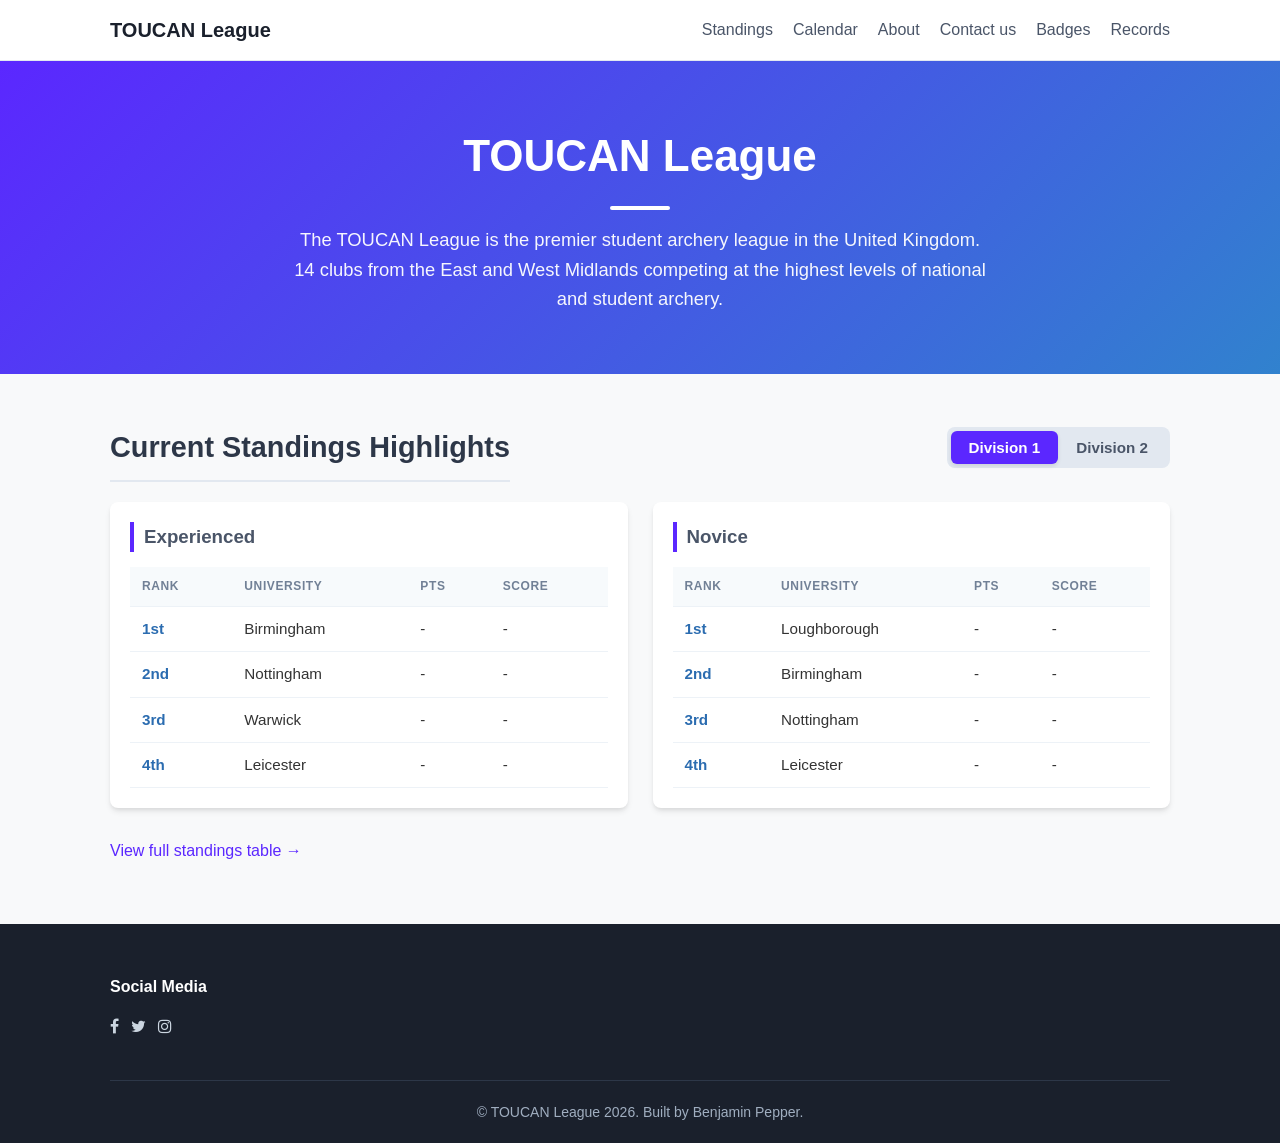
<file: index.html>
<!DOCTYPE html>
<html lang="en">
<head>
  <meta charset="UTF-8">
  <meta name="viewport" content="width=device-width, initial-scale=1.0">
  <title>TOUCAN League - Home</title>
  <link rel="stylesheet" href="styles.css">
  <link rel="stylesheet" href="https://cdnjs.cloudflare.com/ajax/libs/font-awesome/4.7.0/css/font-awesome.min.css">
</head>
<body>

  <header>
    <div class="container">
      <nav aria-label="main navigation">
        <a href="index.html" class="nav-brand">TOUCAN League</a>
        <button class="nav-toggle" aria-label="Toggle navigation">&#9776;</button>
        <ul class="nav-links">
          <li><a href="standings.html">Standings</a></li>
          <li><a href="calendar.html">Calendar</a></li>
          <li><a href="about.html">About</a></li>
          <li><a href="contact.html">Contact us</a></li>
          <li><a href="badges.html">Badges</a></li>
          <li><a href="records.html">Records</a></li>
        </ul>
      </nav>
    </div>
  </header>

  <section class="hero">
    <div class="container">
      <h1>TOUCAN League</h1>
      <hr>
      <p>The TOUCAN League is the premier student archery league in the United Kingdom. 14 clubs from the East and West Midlands competing at the highest levels of national and student archery.</p>
    </div>
  </section>

  <main class="container">
    <section class="standings-section">
      <div class="standings-header">
        <h2 class="section-title">Current Standings Highlights</h2>
        
        <div class="division-toggle">
          <button id="btn-div1" class="toggle-btn active" onclick="switchDivision('div1')">Division 1</button>
          <button id="btn-div2" class="toggle-btn" onclick="switchDivision('div2')">Division 2</button>
        </div>
      </div>

      <div id="standings-tables-container" class="tables-grid"></div>

      <p class="view-all-link"><a href="standings.html">View full standings table &rarr;</a></p>
    </section>
  </main>

  <footer>
    <div class="container">
      <div class="footer-columns">
        <div class="footer-col">
          <h4>Social Media</h4>
          <ul class="social-links">
            <li><a href="https://www.facebook.com/groups/buttsleague/" class="fa fa-facebook"></a></li>
            <li><a href="https://twitter.com/BUTTSLeague" class="fa fa-twitter"></a></li>
            <li><a href="https://www.instagram.com/toucanarcheryleague/" class="fa fa-instagram"></a></li>
          </ul>
        </div>
      </div>
      <div class="footer-bottom">
        <p>&copy; TOUCAN League 2026. Built by Benjamin Pepper.</p>
      </div>
    </div>
  </footer>

  <script src="script.js"></script>
</body>
</html>
</file>
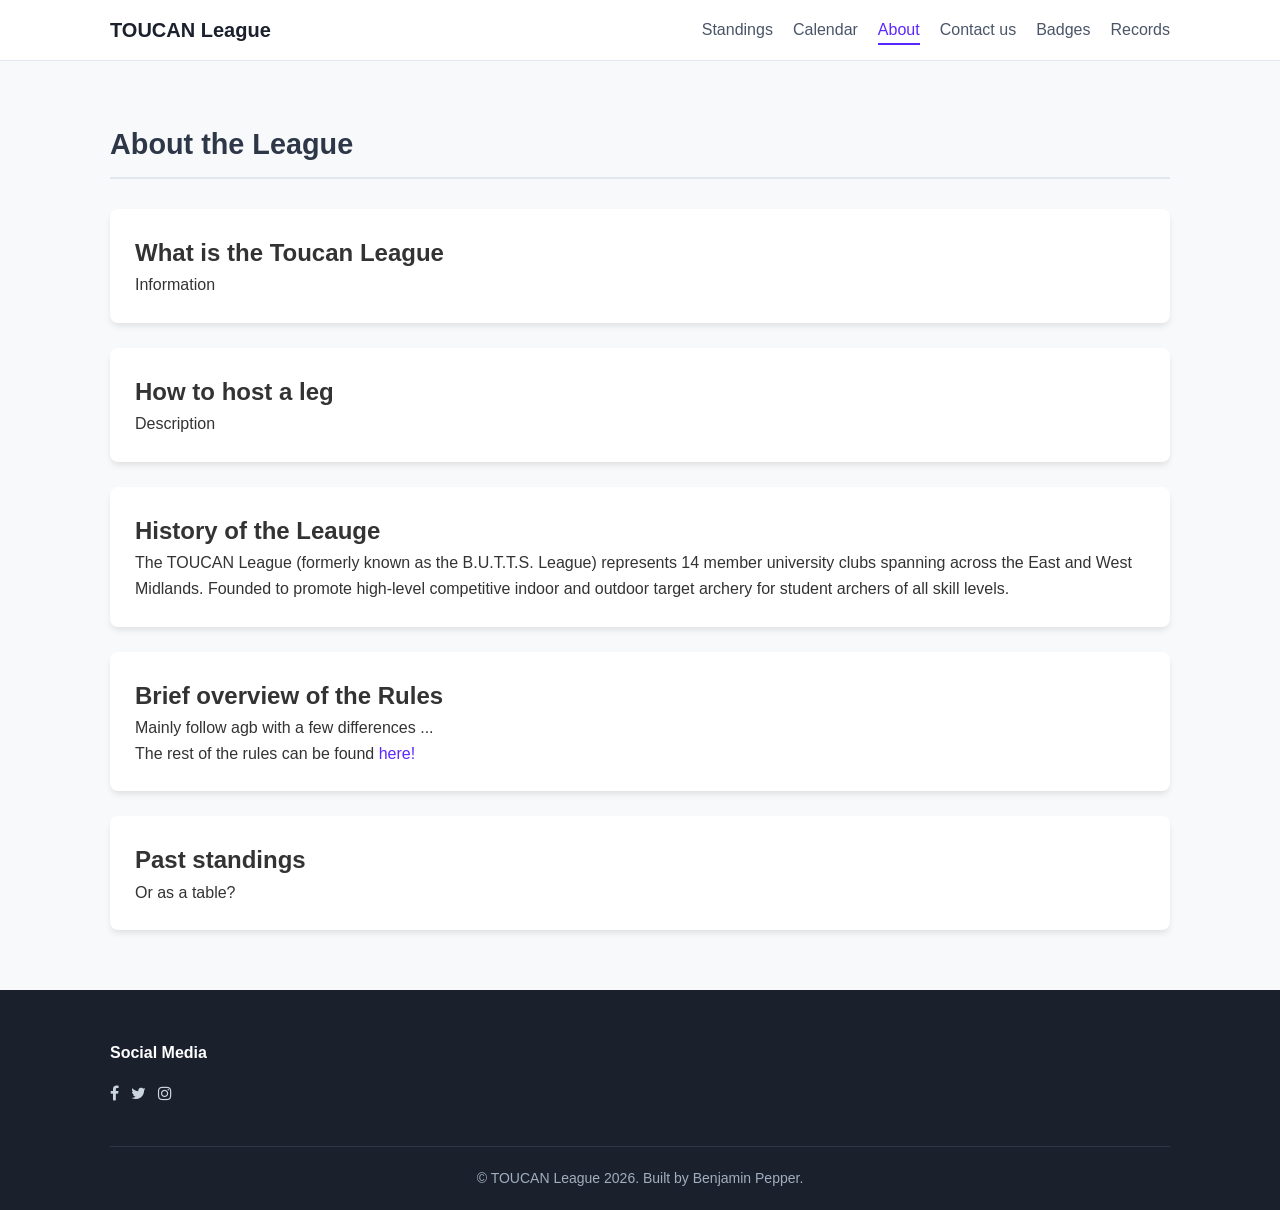
<file: about.html>
<!DOCTYPE html>
<html lang="en">
<head>
  <meta charset="UTF-8">
  <meta name="viewport" content="width=device-width, initial-scale=1.0">
  <title>TOUCAN League - About</title>
  <link rel="stylesheet" href="styles.css">
  <link rel="stylesheet" href="https://cdnjs.cloudflare.com/ajax/libs/font-awesome/4.7.0/css/font-awesome.min.css">
</head>
<body>

  <header>
    <div class="container">
      <nav aria-label="main navigation">
        <a href="index.html" class="nav-brand">TOUCAN League</a>
        <button class="nav-toggle" aria-label="Toggle navigation">&#9776;</button>
        <ul class="nav-links">
          <li><a href="standings.html">Standings</a></li>
          <li><a href="calendar.html">Calendar</a></li>
          <li><a href="about.html">About</a></li>
          <li><a href="contact.html">Contact us</a></li>
          <li><a href="badges.html">Badges</a></li>
          <li><a href="records.html">Records</a></li>
        </ul>
      </nav>
    </div>
  </header>

  <main class="container">
    <div class="page-header">
      <h1 class="section-title">About the League</h1>
    </div>

    <div class="content-card">
      <h2>What is the Toucan League</h2>
      <p>Information
      </p>
    </div>

    <div class="content-card">
      <h2>How to host a leg</h2>
      <p> Description

      </p>
    </div>

    <div class="content-card">
      <h2>History of the Leauge</h2>
      <p> The TOUCAN League (formerly known as the B.U.T.T.S. League) represents 14 member university clubs spanning across the East and West Midlands. 
        Founded to promote high-level competitive indoor and outdoor target archery for student archers of all skill levels.</p>

    </div>

    <div class="content-card">
      <h2>Brief overview of the Rules</h2>
      <p>Mainly follow agb with a few differences ...</p>
      <p>The rest of the rules can be found <a href="TOUCAN League Rulebook.pdf">here!</a></p>
    </div>

    <div class="content-card">
      <h2>Past standings</h2>
      <p>Or as a table?</p>
    </div>
  </main>

  <footer>
    <div class="container">
      <div class="footer-columns">
        <div class="footer-col">
          <h4>Social Media</h4>
          <ul class="social-links">
            <li><a href="https://www.facebook.com/groups/buttsleague/" class="fa fa-facebook"></a></li>
            <li><a href="https://twitter.com/BUTTSLeague" class="fa fa-twitter"></a></li>
            <li><a href="https://www.instagram.com/toucanarcheryleague/" class="fa fa-instagram"></a></li>
          </ul>
        </div>
      </div>
      <div class="footer-bottom">
        <p>&copy; TOUCAN League 2026. Built by Benjamin Pepper.</p>
      </div>
    </div>
  </footer>

  <script src="script.js"></script>
</body>
</html>
</file>
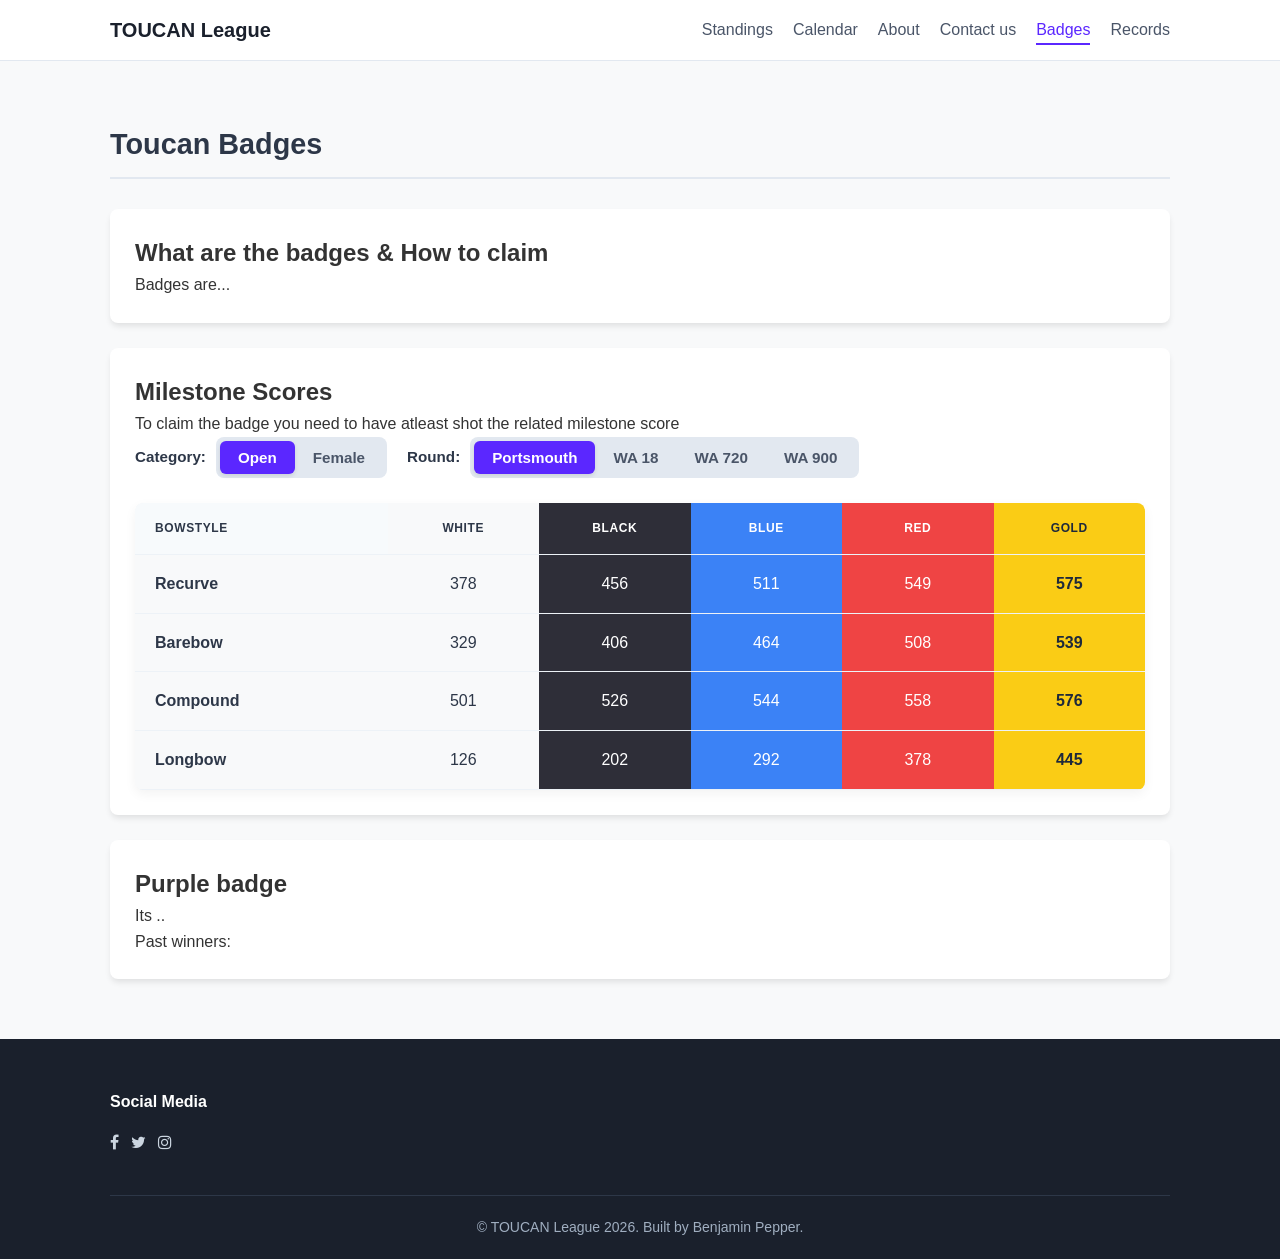
<file: badges.html>
<!DOCTYPE html>
<html lang="en">
<head>
  <meta charset="UTF-8">
  <meta name="viewport" content="width=device-width, initial-scale=1.0">
  <title>TOUCAN League - Badges</title>
  <link rel="stylesheet" href="styles.css">
  <link rel="stylesheet" href="https://cdnjs.cloudflare.com/ajax/libs/font-awesome/4.7.0/css/font-awesome.min.css">
</head>
<body>

  <header>
    <div class="container">
      <nav aria-label="main navigation">
        <a href="index.html" class="nav-brand">TOUCAN League</a>
        <button class="nav-toggle" aria-label="Toggle navigation">&#9776;</button>
        <ul class="nav-links">
          <li><a href="standings.html">Standings</a></li>
          <li><a href="calendar.html">Calendar</a></li>
          <li><a href="about.html">About</a></li>
          <li><a href="contact.html">Contact us</a></li>
          <li><a href="badges.html">Badges</a></li>
          <li><a href="records.html">Records</a></li>
        </ul>
      </nav>
    </div>
  </header>

  <main class="container">
    <div class="page-header">
      <h1 class="section-title">Toucan Badges</h1>
    </div>

    <div class="content-card">
      <h2>What are the badges & How to claim</h2>
      <p>Badges are...</p>
    </div>

    <div class="content-card">
      <h2>Milestone Scores</h2>
      <p>To claim the badge you need to have atleast shot the related milestone score</p>
      <section class="badges-section">
        <div class="badge-controls">
          <div class="toggle-group">
            <span class="toggle-label">Category:</span>
            <div class="btn-group" id="category-toggles">
              <button class="toggle-btn active" onclick="setCategory('open')">Open</button>
              <button class="toggle-btn" onclick="setCategory('female')">Female</button>
            </div>  
          </div>

          <div class="toggle-group">
            <span class="toggle-label">Round:</span>
            <div class="btn-group" id="round-toggles">
              <button class="toggle-btn active" onclick="setRound('portsmouth')">Portsmouth</button>
              <button class="toggle-btn" onclick="setRound('wa18')">WA 18</button>
              <button class="toggle-btn" onclick="setRound('wa720')">WA 720</button>
              <button class="toggle-btn" onclick="setRound('wa900')">WA 900</button>
            </div>
          </div>
        </div>

        <div class="badge-table-container">
          <table class="badge-table">
            <thead>
              <tr>
                <th class="col-bowstyle">Bowstyle</th>
                <th class="badge-col col-white">White</th>
                <th class="badge-col col-black">Black</th>
                <th class="badge-col col-blue">Blue</th>
                <th class="badge-col col-red">Red</th>
                <th class="badge-col col-gold">Gold</th>
              </tr>
            </thead>
            <tbody id="badge-table-body">
            </tbody>
          </table>
        </div>
      </section>
    </div>

    <div class="content-card">
      <h2>Purple badge</h2>
      <p>Its ..</p>
      <p>Past winners:</p>
    </div>
  </main>

  <footer>
    <div class="container">
      <div class="footer-columns">
        <div class="footer-col">
          <h4>Social Media</h4>
          <ul class="social-links">
            <li><a href="https://www.facebook.com/groups/buttsleague/" class="fa fa-facebook"></a></li>
            <li><a href="https://twitter.com/BUTTSLeague" class="fa fa-twitter"></a></li>
            <li><a href="https://www.instagram.com/toucanarcheryleague/" class="fa fa-instagram"></a></li>
          </ul>
        </div>
      </div>
      <div class="footer-bottom">
        <p>&copy; TOUCAN League 2026. Built by Benjamin Pepper.</p>
      </div>
    </div>
  </footer>

  <script src="script.js"></script>
</body>
</html>
</file>
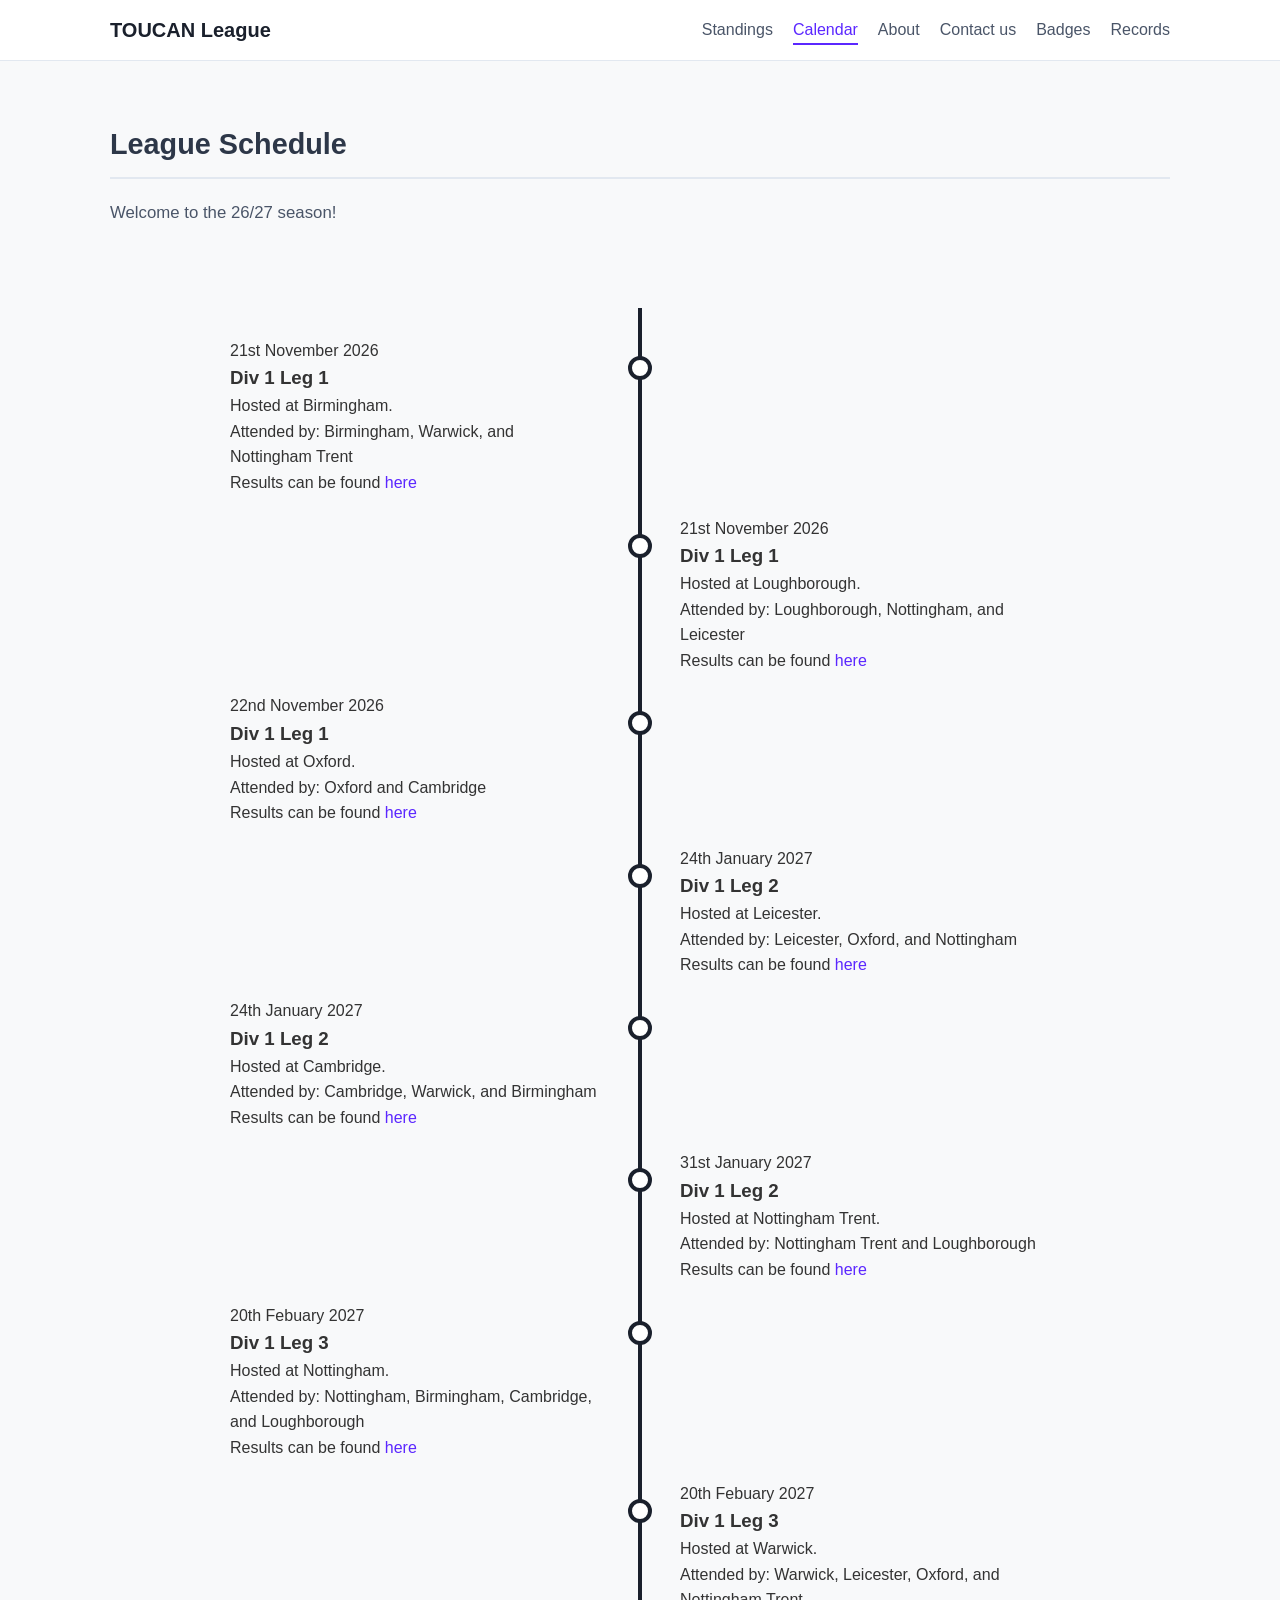
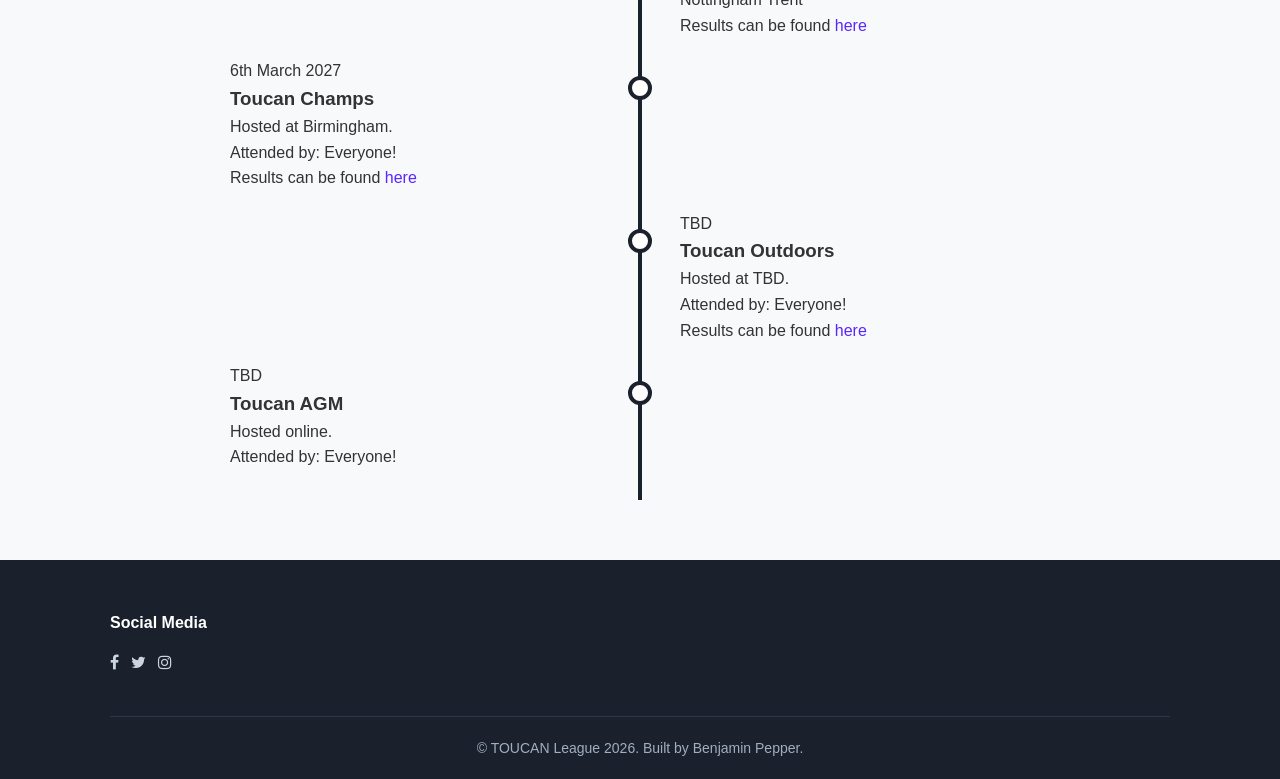
<file: calendar.html>
<!DOCTYPE html>
<html lang="en">
<head>
  <meta charset="UTF-8">
  <meta name="viewport" content="width=device-width, initial-scale=1.0">
  <title>TOUCAN League - Calendar</title>
  <link rel="stylesheet" href="styles.css">
  <link rel="stylesheet" href="https://cdnjs.cloudflare.com/ajax/libs/font-awesome/4.7.0/css/font-awesome.min.css">
</head>
<body>

  <header>
    <div class="container">
      <nav aria-label="main navigation">
        <a href="index.html" class="nav-brand">TOUCAN League</a>
        <button class="nav-toggle" aria-label="Toggle navigation">&#9776;</button>
        <ul class="nav-links">
          <li><a href="standings.html">Standings</a></li>
          <li><a href="calendar.html">Calendar</a></li>
          <li><a href="about.html">About</a></li>
          <li><a href="contact.html">Contact us</a></li>
          <li><a href="badges.html">Badges</a></li>
          <li><a href="records.html">Records</a></li>
        </ul>
      </nav>
    </div>
  </header>

  <main class="container">
    <div class="page-header">
      <h1 class="section-title">League Schedule</h1>
      <p class="calendar-intro">
        Welcome to the 26/27 season!
      </p>
    </div>
    <div class="timeline">

      <!-- Event 1: Left -->
      <div class="timeline-item left">
        <div class="timeline-dot"></div>
        <div class="timeline-content">
          <span class="event-date">21st November 2026</span>
          <h3>Div 1 Leg 1</h3>
          <p>Hosted at Birmingham.</p>
          <p>Attended by: Birmingham, Warwick, and Nottingham Trent</p>
          <p>Results can be found <a href="https://www.tamlynscore.co.uk/">here</a></p>
        </div>
      </div>

      <!-- Event 2: Right -->
      <div class="timeline-item right">
        <div class="timeline-dot"></div>
        <div class="timeline-content">
          <span class="event-date">21st November 2026</span>
          <h3>Div 1 Leg 1</h3>
          <p>Hosted at Loughborough.</p>
          <p>Attended by: Loughborough, Nottingham, and Leicester</p>
          <p>Results can be found <a href="https://www.tamlynscore.co.uk/">here</a></p>
        </div>
      </div>

      <!-- Event 3: Left -->
      <div class="timeline-item left">
        <div class="timeline-dot"></div>
        <div class="timeline-content">
          <span class="event-date">22nd November 2026</span>
          <h3>Div 1 Leg 1</h3>
          <p>Hosted at Oxford.</p>
          <p>Attended by: Oxford and Cambridge</p>
          <p>Results can be found <a href="https://www.tamlynscore.co.uk/">here</a></p>
        </div>
      </div>
      
      <!-- Event 4: Right -->
      <div class="timeline-item right">
        <div class="timeline-dot"></div>
        <div class="timeline-content">
          <span class="event-date">24th January 2027</span>
          <h3>Div 1 Leg 2</h3>
          <p>Hosted at Leicester.</p>
          <p>Attended by: Leicester, Oxford, and Nottingham</p>
          <p>Results can be found <a href="https://www.tamlynscore.co.uk/">here</a></p>
        </div>
      </div>

      <!-- Event 5: Left -->
      <div class="timeline-item left">
        <div class="timeline-dot"></div>
        <div class="timeline-content">
          <span class="event-date">24th January 2027</span>
          <h3>Div 1 Leg 2</h3>
          <p>Hosted at Cambridge.</p>
          <p>Attended by: Cambridge, Warwick, and Birmingham</p>
          <p>Results can be found <a href="https://www.tamlynscore.co.uk/">here</a></p>
        </div>
      </div>

      <!-- Event 6: Right -->
      <div class="timeline-item right">
        <div class="timeline-dot"></div>
        <div class="timeline-content">
          <span class="event-date">31st January 2027</span>
          <h3>Div 1 Leg 2</h3>
          <p>Hosted at Nottingham Trent.</p>
          <p>Attended by: Nottingham Trent and Loughborough</p>
          <p>Results can be found <a href="https://www.tamlynscore.co.uk/">here</a></p>
        </div>
      </div>

      <!-- Event 7: Left -->
      <div class="timeline-item left">
        <div class="timeline-dot"></div>
        <div class="timeline-content">
          <span class="event-date">20th Febuary 2027</span>
          <h3>Div 1 Leg 3</h3>
          <p>Hosted at Nottingham.</p>
          <p>Attended by: Nottingham, Birmingham, Cambridge, and Loughborough</p>
          <p>Results can be found <a href="https://www.tamlynscore.co.uk/">here</a></p>
        </div>
      </div>

      <!-- Event 8: Right -->
      <div class="timeline-item right">
        <div class="timeline-dot"></div>
        <div class="timeline-content">
          <span class="event-date">20th Febuary 2027</span>
          <h3>Div 1 Leg 3</h3>
          <p>Hosted at Warwick.</p>
          <p>Attended by: Warwick, Leicester, Oxford, and Nottingham Trent</p>
          <p>Results can be found <a href="https://www.tamlynscore.co.uk/">here</a></p>
        </div>
      </div>
      
      <!-- Event 9: Left --> 
      <div class="timeline-item left">
        <div class="timeline-dot"></div>
        <div class="timeline-content">
          <span class="event-date">6th March 2027</span>
          <h3>Toucan Champs</h3>
          <p>Hosted at Birmingham.</p>
          <p>Attended by: Everyone!</p>
          <p>Results can be found <a href="https://www.tamlynscore.co.uk/">here</a></p>
        </div>
      </div>

      <!-- Event 9: Right --> 
      <div class="timeline-item right">
        <div class="timeline-dot"></div>
        <div class="timeline-content">
          <span class="event-date">TBD</span>
          <h3>Toucan Outdoors</h3>
          <p>Hosted at TBD.</p>
          <p>Attended by: Everyone!</p>
          <p>Results can be found <a href="https://www.tamlynscore.co.uk/">here</a></p>
        </div>
      </div>

      <!-- Event 9: Left --> 
      <div class="timeline-item left">
        <div class="timeline-dot"></div>
        <div class="timeline-content">
          <span class="event-date">TBD</span>
          <h3>Toucan AGM</h3>
          <p>Hosted online.</p>
          <p>Attended by: Everyone!</p>
        </div>
      </div>    
    </div>    
  </main>

 <footer>
    <div class="container">
      <div class="footer-columns">
        <div class="footer-col">
          <h4>Social Media</h4>
          <ul class="social-links">
            <li><a href="https://www.facebook.com/groups/buttsleague/" class="fa fa-facebook"></a></li>
            <li><a href="https://twitter.com/BUTTSLeague" class="fa fa-twitter"></a></li>
            <li><a href="https://www.instagram.com/toucanarcheryleague/" class="fa fa-instagram"></a></li>
          </ul>
        </div>
      </div>
      <div class="footer-bottom">
        <p>&copy; TOUCAN League 2026. Built by Benjamin Pepper.</p>
      </div>
    </div>
  </footer>

  <script src="script.js"></script>
</body>
</html>
</file>
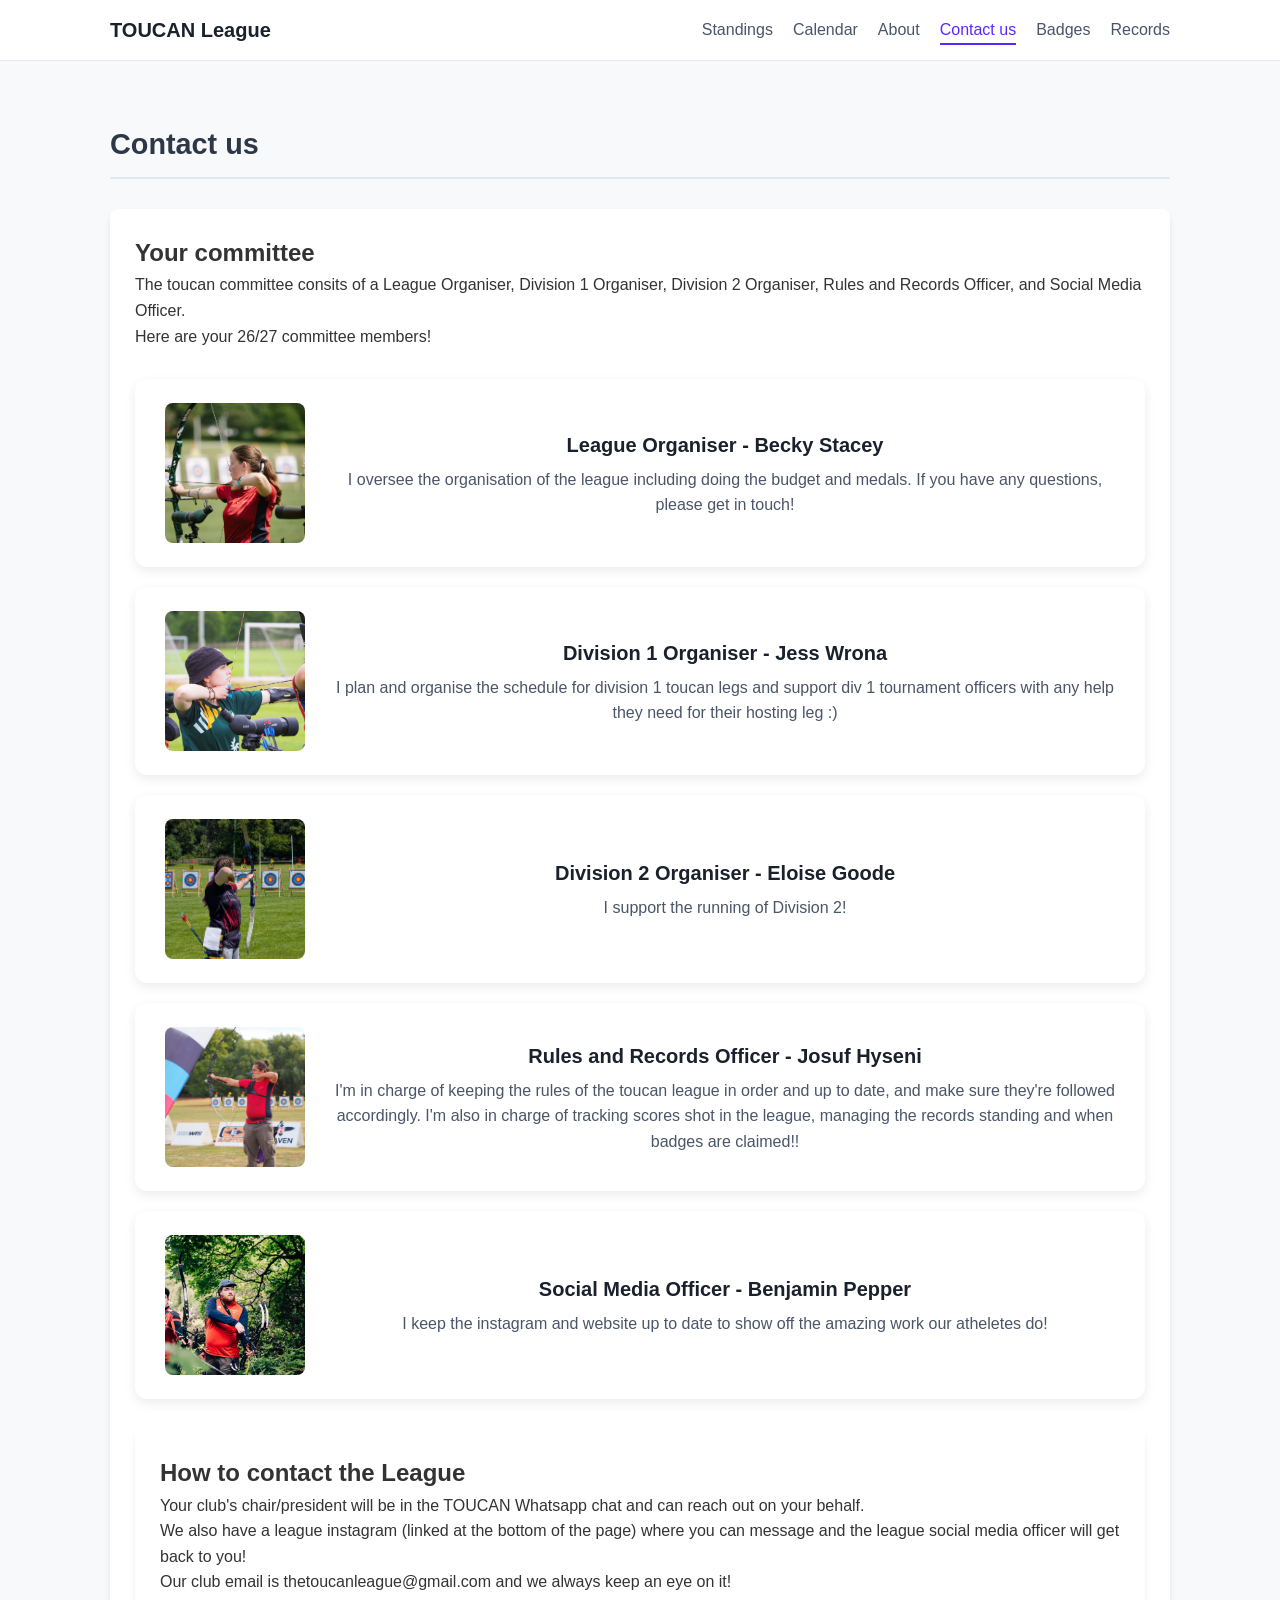
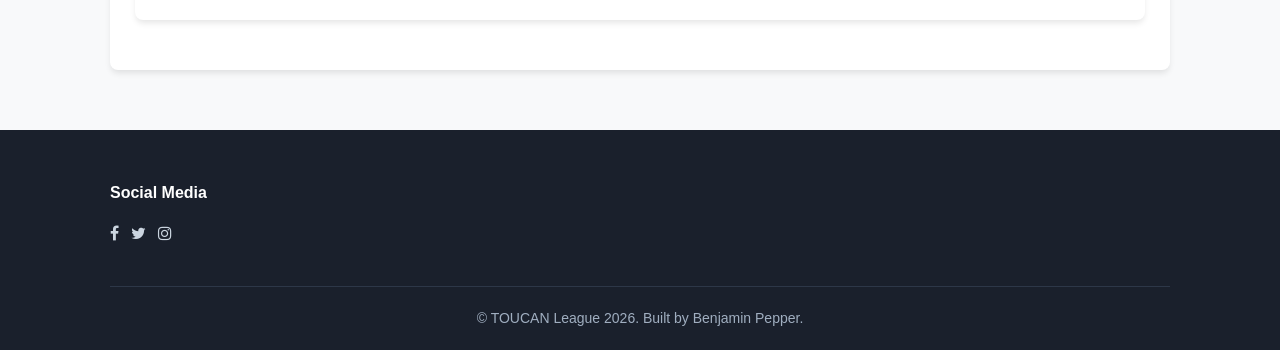
<file: contact.html>
<!DOCTYPE html>
<html lang="en">
<head>
  <meta charset="UTF-8">
  <meta name="viewport" content="width=device-width, initial-scale=1.0">
  <title>TOUCAN League - Contact us</title>
  <link rel="stylesheet" href="styles.css">
  <link rel="stylesheet" href="https://cdnjs.cloudflare.com/ajax/libs/font-awesome/4.7.0/css/font-awesome.min.css">
</head>
<body>

  <header>
    <div class="container">
      <nav aria-label="main navigation">
        <a href="index.html" class="nav-brand">TOUCAN League</a>
        <button class="nav-toggle" aria-label="Toggle navigation">&#9776;</button>
        <ul class="nav-links">
          <li><a href="standings.html">Standings</a></li>
          <li><a href="calendar.html">Calendar</a></li>
          <li><a href="about.html">About</a></li>
          <li><a href="contact.html">Contact us</a></li>
          <li><a href="badges.html">Badges</a></li>
          <li><a href="records.html">Records</a></li>
        </ul>
      </nav>
    </div>
  </header>

  <main class="container">
    <div class="page-header">
      <h1 class="section-title">Contact us</h1>
    </div>

    <div class="content-card">
      <h2>Your committee</h2>
      <p>The toucan committee consits of a League Organiser, Division 1 Organiser, Division 2 Organiser, Rules and Records Officer, and Social Media Officer.</p>
      <p>Here are your 26/27 committee members!</p>
      <div class="profile-grid">
        <div class="profile-card">
            <div class="profile-image-container">
                <img src="images/lo.jfif" alt="League Organiser" class="profile-image">
            </div>
            <div class="profile-content">
                <h3 class="profile-title">League Organiser - Becky Stacey</h3>
                <p class="profile-description"> I oversee the organisation of the league including doing the budget and medals. If you have any questions, please get in touch!</p>
            </div>
        </div>
        
        <!-- Div 1 -->
        <div class="profile-card">
            <div class="profile-image-container">
                <img src="images/d1.jfif" alt="Division 1 Organiser" class="profile-image">
            </div>
            <div class="profile-content">
                <h3 class="profile-title">Division 1 Organiser - Jess Wrona</h3>
                <p class="profile-description">I plan and organise the schedule for division 1 toucan legs and support div 1 tournament officers with any help they need for their hosting leg :) </p>
            </div>
        </div>

        <!-- Div 2 -->
        <div class="profile-card">
            <div class="profile-image-container">
                <img src="images/d2.jfif" alt="Division 2 Organiser" class="profile-image">
            </div>
            <div class="profile-content">
                <h3 class="profile-title">Division 2 Organiser - Eloise Goode</h3>
                <p class="profile-description">I support the running of Division 2!</p>
            </div>
        </div>

        <!-- Rules and Records -->
        <div class="profile-card">
            <div class="profile-image-container">
                <img src="images/rro.jfif" alt="Rules and Records Officer" class="profile-image">
            </div>
            <div class="profile-content">
                <h3 class="profile-title">Rules and Records Officer - Josuf Hyseni</h3>
                <p class="profile-description">I'm in charge of keeping the rules of the toucan league in order and up to date, and make sure they're
                    followed accordingly. I'm also in charge of tracking scores shot in the league, managing the records standing and when badges are claimed!!
                </p>
            </div>
        </div>

        <!-- Social Media -->
        <div class="profile-card">
            <div class="profile-image-container">
                <img src="images/smo.JPG" alt="SOcial Media Officer" class="profile-image">
            </div>
            <div class="profile-content">
                <h3 class="profile-title">Social Media Officer - Benjamin Pepper</h3>
                <p class="profile-description">I keep the instagram and website up to date to show off the amazing work our atheletes do!</p>
            </div>
        </div>

    </div>

    <div class="content-card">
      <h2>How to contact the League</h2>
      <p>Your club's chair/president will be in the TOUCAN Whatsapp chat and can reach out on your behalf.</p>
      <p>We also have a league instagram (linked at the bottom of the page) where you can message and the league social media officer will get back to you!</p>
      <p>Our club email is thetoucanleague@gmail.com and we always keep an eye on it!</p>
    </div>

    
  </main>

  <footer>
    <div class="container">
      <div class="footer-columns">
        <div class="footer-col">
          <h4>Social Media</h4>
          <ul class="social-links">
            <li><a href="https://www.facebook.com/groups/buttsleague/" class="fa fa-facebook"></a></li>
            <li><a href="https://twitter.com/BUTTSLeague" class="fa fa-twitter"></a></li>
            <li><a href="https://www.instagram.com/toucanarcheryleague/" class="fa fa-instagram"></a></li>
          </ul>
        </div>
      </div>
      <div class="footer-bottom">
        <p>&copy; TOUCAN League 2026. Built by Benjamin Pepper.</p>
      </div>
    </div>
  </footer>

  <script src="script.js"></script>
</body>
</html>
</file>
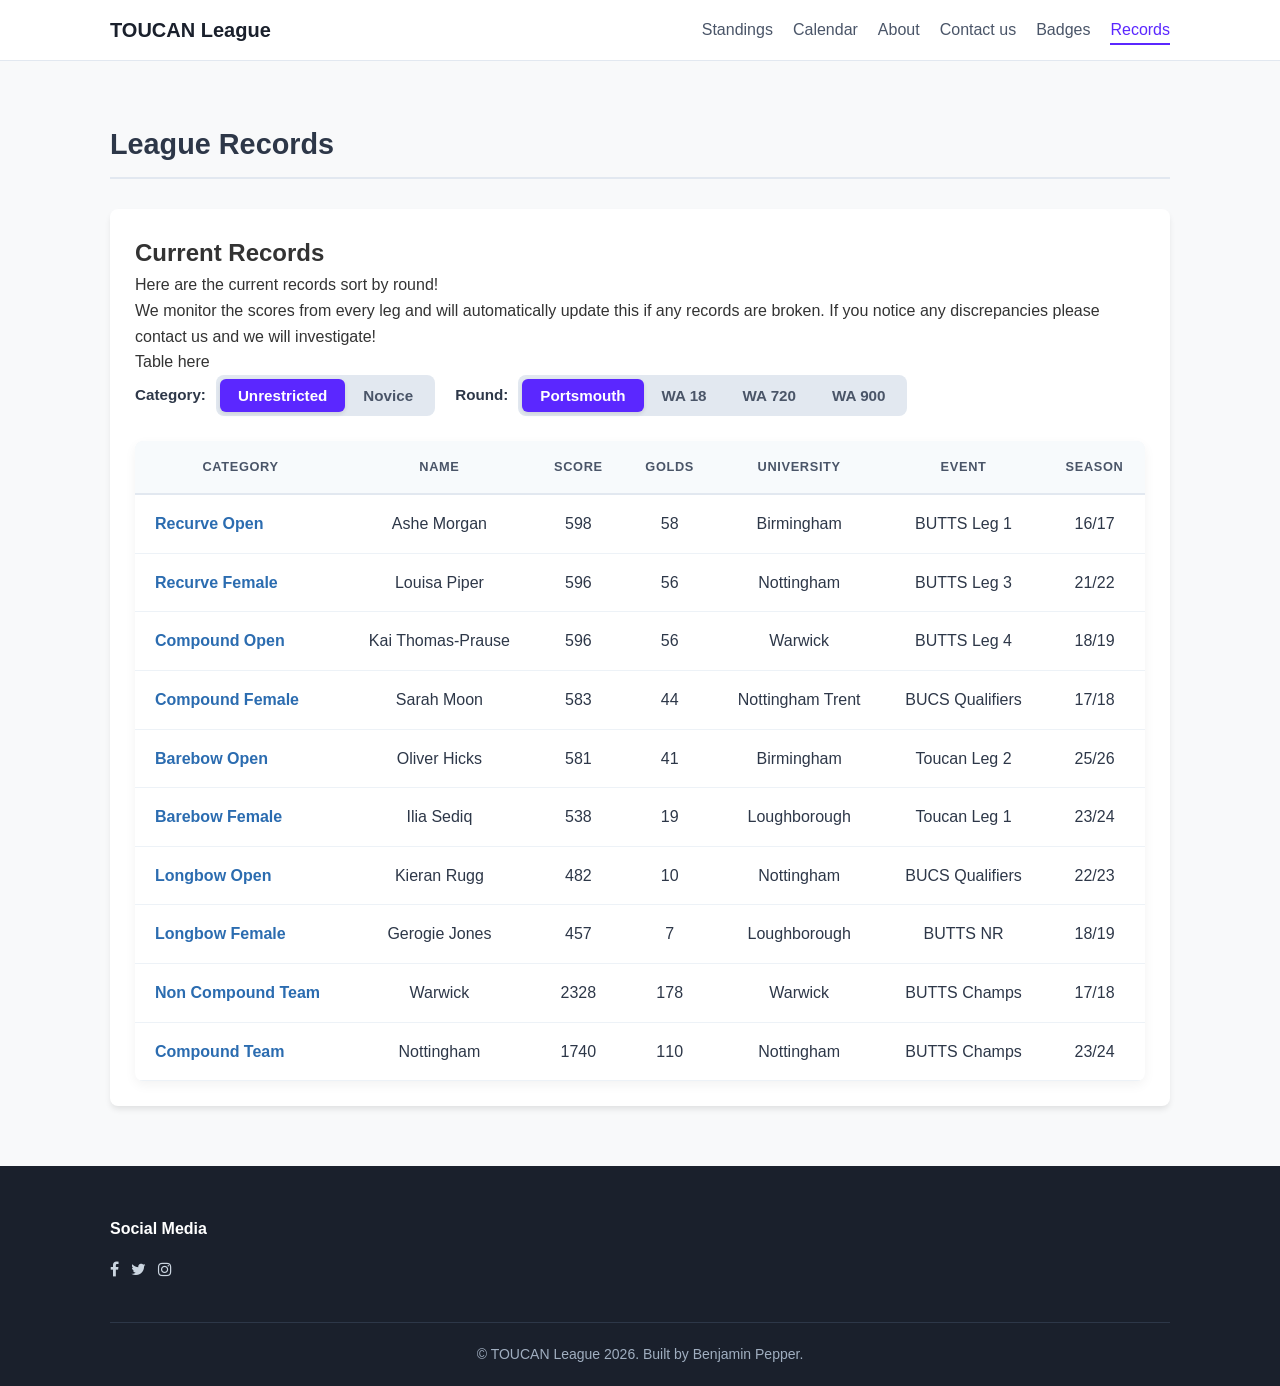
<file: records.html>
<!DOCTYPE html>
<html lang="en">
<head>
  <meta charset="UTF-8">
  <meta name="viewport" content="width=device-width, initial-scale=1.0">
  <title>TOUCAN League - Records</title>
  <link rel="stylesheet" href="styles.css">
  <link rel="stylesheet" href="https://cdnjs.cloudflare.com/ajax/libs/font-awesome/4.7.0/css/font-awesome.min.css">
</head>
<body>

  <header>
    <div class="container">
      <nav aria-label="main navigation">
        <a href="index.html" class="nav-brand">TOUCAN League</a>
        <button class="nav-toggle" aria-label="Toggle navigation">&#9776;</button>
        <ul class="nav-links">
          <li><a href="standings.html">Standings</a></li>
          <li><a href="calendar.html">Calendar</a></li>
          <li><a href="about.html">About</a></li>
          <li><a href="contact.html">Contact us</a></li>
          <li><a href="badges.html">Badges</a></li>
          <li><a href="records.html">Records</a></li>
        </ul>
      </nav>
    </div>
  </header>

  <main class="container">
    <div class="page-header">
      <h1 class="section-title">League Records</h1>
    </div>

    <div class="content-card">
      <h2>Current Records</h2>
      <p>Here are the current records sort by round!</p>
      <p>We monitor the scores from every leg and will automatically update this if any records are broken. 
        If you notice any discrepancies please contact us and we will investigate!</p>
      <p>Table here</p>
      <section class="badges-section">
        <!-- Toggle Controls Wrapper -->
        <div class="badge-controls">
            <!-- Category Toggle (experienced vs novice) -->
            <div class="toggle-group">
            <span class="toggle-label">Category:</span>
            <div class="btn-group" id="category-toggles">
                <button class="toggle-btn active" onclick="setCategory('experienced')">Unrestricted</button>
                <button class="toggle-btn" onclick="setCategory('novice')">Novice</button>
            </div>  
            </div>

            <!-- Round Toggle (4 Rounds) -->
            <div class="toggle-group">
            <span class="toggle-label">Round:</span>
            <div class="btn-group" id="round-toggles">
                <button class="toggle-btn active" onclick="setRound('portsmouth')">Portsmouth</button>
                <button class="toggle-btn" onclick="setRound('wa18')">WA 18</button>
                <button class="toggle-btn" onclick="setRound('wa720')">WA 720</button>
                <button class="toggle-btn" onclick="setRound('wa900')">WA 900</button>
            </div>
            </div>
        </div>

        <!-- Record Table (Clean Plain Table Headers) -->
        <div class="badge-table-container">
            <table class="badge-table plain-table">
            <thead>
                <tr>  
                <th>Category</th>
                <th>Name</th>
                <th>Score</th>
                <th>Golds</th>
                <th>University</th>
                <th>Event</th>
                <th>Season</th>
                </tr>
            </thead>
            <tbody id="record-table-body">
                <!-- JS inserts rows dynamically -->
            </tbody>
            </table>
        </div>
        </section>
    </div>
  </main>

 <footer>
    <div class="container">
      <div class="footer-columns">
        <div class="footer-col">
          <h4>Social Media</h4>
          <ul class="social-links">
            <li><a href="https://www.facebook.com/groups/buttsleague/" class="fa fa-facebook"></a></li>
            <li><a href="https://twitter.com/BUTTSLeague" class="fa fa-twitter"></a></li>
            <li><a href="https://www.instagram.com/toucanarcheryleague/" class="fa fa-instagram"></a></li>
          </ul>
        </div>
      </div>
      <div class="footer-bottom">
        <p>&copy; TOUCAN League 2026. Built by Benjamin Pepper.</p>
      </div>
    </div>
  </footer>

  <script src="script.js"></script>
</body>
</html>
</file>
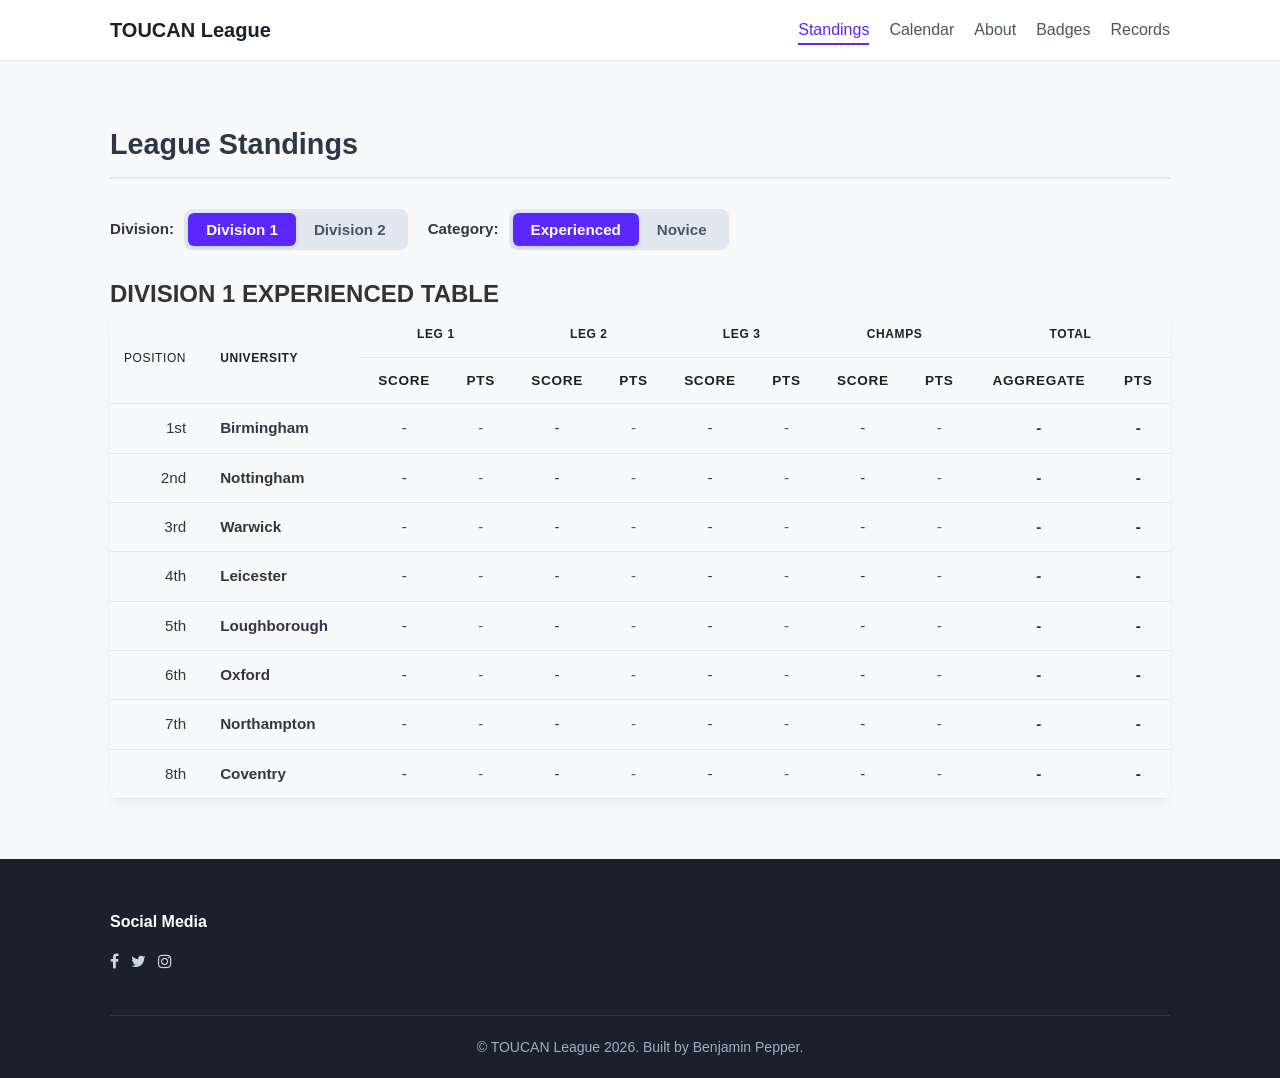
<file: standings.html>
<!DOCTYPE html>
<html lang="en">
<head>
  <meta charset="UTF-8">
  <meta name="viewport" content="width=device-width, initial-scale=1.0">
  <title>TOUCAN League - Standings</title>
  <link rel="stylesheet" href="styles.css">
  <link rel="stylesheet" href="https://cdnjs.cloudflare.com/ajax/libs/font-awesome/4.7.0/css/font-awesome.min.css">
</head>
<body>
  <header>
    <div class="container">
      <nav aria-label="main navigation">
        <a href="index.html" class="nav-brand">TOUCAN League</a>
        <button class="nav-toggle" aria-label="Toggle navigation">&#9776;</button>
        <ul class="nav-links">
          <li><a href="standings.html" class="active">Standings</a></li>
          <li><a href="calendar.html">Calendar</a></li>
          <li><a href="about.html">About</a></li>
          <li><a href="badges.html">Badges</a></li>
          <li><a href="records.html">Records</a></li>
        </ul>
      </nav>
    </div>
  </header>

  <main class="container">
    <div class="page-header">
      <h1 class="section-title">League Standings</h1>
    </div>

    <section class="standings-full-section">
      <div class="badge-controls">
        <div class="toggle-group">
          <span class="toggle-label">Division:</span>
          <div class="btn-group" id="division-toggles">
            <button class="toggle-btn active" onclick="setStandingsDivision('div1')">Division 1</button>
            <button class="toggle-btn" onclick="setStandingsDivision('div2')">Division 2</button>
          </div>
        </div>

        <div class="toggle-group">
          <span class="toggle-label">Category:</span>
          <div class="btn-group" id="experience-toggles">
            <button class="toggle-btn active" onclick="setStandingsCategory('experienced')">Experienced</button>
            <button class="toggle-btn" onclick="setStandingsCategory('novice')">Novice</button>
          </div>
        </div>
      </div>

      <h2 id="standings-table-title" class="h1">DIVISION 1 EXPERIENCED TABLE</h2>

      <div class="standings-table-container">
        <table class="standings-detailed-table">
          <thead>
            <tr class="header-group-row">
              <th rowspan="2" class="col-pos">Position</th>
              <th rowspan="2" class="col-uni">University</th>
              <th colspan="2" class="group-header">Leg 1</th>
              <th colspan="2" class="group-header">Leg 2</th>
              <th colspan="2" class="group-header">Leg 3</th>
              <th colspan="2" class="group-header">Champs</th>
              <th colspan="2" class="group-header">Total</th>
            </tr>
            <tr class="header-sub-row">
              <th>Score</th>
              <th>Pts</th>
              <th>Score</th>
              <th>Pts</th>
              <th>Score</th>
              <th>Pts</th>
              <th>Score</th>
              <th>Pts</th>
              <th>Aggregate</th>
              <th>Pts</th>
            </tr>
          </thead>
          <tbody id="standings-table-body">
          </tbody>
        </table>
      </div>
    </section>
  </main>

  <footer>
    <div class="container">
      <div class="footer-columns">
        <div class="footer-col">
          <h4>Social Media</h4>
          <ul class="social-links">
            <li><a href="https://www.facebook.com/groups/buttsleague/" class="fa fa-facebook" target="_blank" aria-label="Facebook"></a></li>
            <li><a href="https://twitter.com/BUTTSLeague" class="fa fa-twitter" target="_blank" aria-label="Twitter"></a></li>
            <li><a href="https://www.instagram.com/toucanarcheryleague/" class="fa fa-instagram" target="_blank" aria-label="Instagram"></a></li>
          </ul>
        </div>
      </div>
      <div class="footer-bottom">
        <p>&copy; TOUCAN League 2026. Built by Benjamin Pepper.</p>
      </div>
    </div>
  </footer>

  <script src="script.js"></script>
</body>
</html>
</file>
<file: styles.css>
/* Reset & Base Styles */
* {
  box-sizing: border-box;
  margin: 0;
  padding: 0;
}

body {
  font-family: -apple-system, BlinkMacSystemFont, "Segoe UI", Roboto, Helvetica, Arial, sans-serif;
  color: #333;
  background-color: #f8f9fa;
  line-height: 1.6;
}

a {
  color: #5B27FF;
  text-decoration: none;
}

a:hover {
  text-decoration: underline;
}

.container {
  max-width: 1100px;
  margin: 0 auto;
  padding: 0 20px;
}

/* Header & Navigation */
header {
  background-color: #ffffff;
  border-bottom: 1px solid #e2e8f0;
  position: static;
  top: 0;
  z-index: 100;
}

nav {
  display: flex;
  justify-content: space-between;
  align-items: center;
  height: 60px;
}

.nav-brand {
  font-weight: bold;
  font-size: 1.25rem;
  color: #1a202c;
}

.nav-links {
  display: flex;
  gap: 20px;
  list-style: none;
}

.nav-links a {
  color: #4a5568;
  font-weight: 500;
  padding: 5px 0;
}

.nav-links a:hover{
  color: #5B27FF;
  text-decoration: none;
  border-bottom: none;
}
.nav-links a.active {
  color: #5B27FF;
  border-bottom: 2px solid #5B27FF;
}

.nav-toggle {
  display: none;
  background: none;
  border: none;
  font-size: 1.5rem;
  cursor: pointer;
  color: #1a202c;
}

/* Hero Section */
.hero {
  background: linear-gradient(135deg, #5B27FF 0%, #3182ce 100%);
  color: #ffffff;
  padding: 60px 0;
  text-align: center;
}

.hero h1 {
  font-size: 2.75rem;
  margin-bottom: 10px;
  font-weight: 800;
}

.hero hr {
  width: 60px;
  height: 4px;
  background-color: #ffffff;
  border: none;
  margin: 15px auto;
  border-radius: 2px;
}

.hero p {
  max-width: 700px;
  margin: 0 auto;
  font-size: 1.15rem;
  opacity: 0.95;
}

/* Page Headers */
.page-header {
  padding: 30px 0 10px;
}

.section-title {
  font-size: 1.8rem;
  margin: 30px 0 20px;
  color: #2d3748;
  border-bottom: 2px solid #e2e8f0;
  padding-bottom: 10px;
}

/* Content Cards & Containers */
.content-card {
  background: #ffffff;
  border-radius: 8px;
  box-shadow: 0 4px 6px -1px rgba(0,0,0,0.1);
  padding: 25px;
  margin-bottom: 25px;
}

/* Standings Grid & Tables */
.division-title {
  font-size: 1.4rem;
  color: #2b6cb0;
  margin: 25px 0 15px;
}

.tables-grid {
  display: grid;
  grid-template-columns: repeat(auto-fit, minmax(450px, 1fr));
  gap: 25px;
  margin-bottom: 30px;
}

.table-card {
  background: #ffffff;
  border-radius: 8px;
  box-shadow: 0 4px 6px -1px rgba(0,0,0,0.1), 0 2px 4px -1px rgba(0,0,0,0.06);
  padding: 20px;
}

.table-card h3 {
  margin-bottom: 15px;
  color: #4a5568;
  border-left: 4px solid #5B27FF;
  padding-left: 10px;
}

table {
  width: 100%;
  border-collapse: collapse;
  text-align: left;
  font-size: 0.95rem;
}

th, td {
  padding: 10px 12px;
  border-bottom: 1px solid #edf2f7;
}

th {
  background-color: #f7fafc;
  color: #718096;
  font-weight: 600;
  text-transform: uppercase;
  font-size: 0.75rem;
  letter-spacing: 0.05em;
}

tr:hover td {
  background-color: #f8fafc;
}

/* News Section */
.news-grid {
  display: grid;
  grid-template-columns: 1fr;
  gap: 25px;
  margin-bottom: 30px;
}

article.news-card {
  background: #ffffff;
  border-radius: 8px;
  box-shadow: 0 4px 6px -1px rgba(0,0,0,0.1);
  overflow: hidden;
  padding: 25px;
}

.news-card img {
  width: 100%;
  height: 250px;
  object-fit: cover;
  border-radius: 6px;
  margin-bottom: 15px;
}

.news-card h3 {
  font-size: 1.4rem;
  margin-bottom: 8px;
}

.news-card .meta {
  font-size: 0.85rem;
  color: #718096;
  margin-bottom: 12px;
}

/* Resource Lists & Links */
.link-list {
  list-style-type: square;
  padding-left: 20px;
  margin-top: 10px;
}

.link-list li {
  margin-bottom: 10px;
}

/* Footer */
footer {
  background-color: #1a202c;
  color: #a0aec0;
  padding: 50px 0 20px;
  margin-top: 60px;
}

.footer-columns {
  display: grid; /* Fixed invalid 'flexbox' value */
  grid-template-columns: repeat(auto-fit, minmax(200px, 1fr));
  gap: 30px;
  margin-bottom: 40px;
}

.footer-col h4 {
  color: #ffffff;
  margin-bottom: 15px;
  font-size: 1rem;
}

.footer-col ul {
  list-style: none;
}

.footer-col li {
  margin-bottom: 8px;
}

.footer-col a {
  color: #cbd5e0;
}

.footer-col a:hover {
  color: #ffffff;
}

/* Specific rule to make ONLY social media links display side-by-side */
.footer-col ul.social-links {
  display: flex !important;
  flex-direction: row !important;
  align-items: center;
  gap: 12px;
  padding: 0;
  margin: 0;
}

.footer-col ul.social-links li {
  margin-bottom: 0; /* Clears vertical margin for social icons */
}

.footer-bottom {
  border-top: 1px solid #2d3748;
  padding-top: 20px;
  text-align: center;
  font-size: 0.875rem;
}

/* Mobile Responsive */
@media (max-width: 768px) {
  .nav-toggle {
    display: block;
  }
  .nav-links {
    display: none;
    flex-direction: column;
    position: absolute;
    top: 60px;
    left: 0;
    right: 0;
    background-color: #ffffff;
    border-bottom: 1px solid #e2e8f0;
    padding: 15px 20px;
    gap: 15px;
  }
  .nav-links.open {
    display: flex;
  }
  .tables-grid {
    grid-template-columns: 1fr;
  }
}
/* Standings Header & Division Toggle */
.standings-header {
  display: flex;
  justify-content: space-between;
  align-items: center;
  flex-wrap: wrap;
  gap: 15px;
  margin-top: 20px;
}

.division-toggle {
  display: inline-flex;
  background-color: #e2e8f0;
  padding: 4px;
  border-radius: 8px;
}

.toggle-btn {
  background: none;
  border: none;
  padding: 8px 18px;
  font-size: 0.95rem;
  font-weight: 600;
  color: #4a5568;
  border-radius: 6px;
  cursor: pointer;
  transition: all 0.2s ease-in-out;
}

.toggle-btn:hover {
  color: #1a202c;
}

.toggle-btn.active {
  background-color: #5B27FF;
  color: #ffffff;
  box-shadow: 0 2px 4px rgba(0, 0, 0, 0.1);
}

.view-all-link {
  margin-top: 15px;
  font-weight: 500;
}

/* Table cells styling */
.cell-rank {
  font-weight: 700;
  color: #2b6cb0;
}

.cell-uni {
  font-weight: 500;
}


/* timeline */
/* Container must be relative */
.timeline {
  position: relative;
  max-width: 900px;
  margin: 40px auto;
  padding: 20px 0;
}

/* Central vertical line centered exact at 50% */
.timeline::after {
  content: '';
  position: absolute;
  width: 4px;
  background-color: #1a202c;
  top: 0;
  bottom: 0;
  left: 50%;
  margin-left: -2px; /* Half of 4px line width */
  z-index: 1;
}

/* Timeline items layout */
.timeline-item {
  position: relative;
  width: 50%;
  padding: 10px 40px;
  box-sizing: border-box;
}

.timeline-item.left {
  left: 0;
}

.timeline-item.right {
  left: 50%;
}

/* Timeline dot - exactly 24px wide including border */
.timeline-dot {
  position: absolute;
  top: 28px;
  width: 16px;
  height: 16px;
  background-color: #ffffff;
  border: 4px solid #1a202c;
  border-radius: 50%;
  z-index: 2;
  box-sizing: content-box;
}

/* Left side items: position dot at the exact right edge of the item box */
.timeline-item.left .timeline-dot {
  right: -12px; /* Half of the total 24px dot diameter */
  left: auto;
}

/* Right side items: position dot at the exact left edge of the item box */
.timeline-item.right .timeline-dot {
  left: -12px; /* Half of the total 24px dot diameter */
  right: auto;
}

/* Mobile layout adjustments */
@media (max-width: 768px) {
  .timeline::after {
    left: 20px;
    margin-left: -2px;
  }

  .timeline-item {
    width: 100%;
    padding-left: 50px;
    padding-right: 15px;
  }

  .timeline-item.left,
  .timeline-item.right {
    left: 0;
  }

  .timeline-item.left .timeline-dot,
  .timeline-item.right .timeline-dot {
    left: 8px; /* (20px line center) - (12px dot radius) */
    right: auto;
  }
}


/* Calendar Intro Paragraph */
.calendar-intro {
  max-width: 800px;
  font-size: 1.05rem;
  color: #4a5568;
  line-height: 1.7;
  margin-top: 10px;
  margin-bottom: 30px;
}


/* Profile Grid Container */
.profile-grid {
  display: flex;
  flex-direction: column;
  gap: 20px;
  margin: 30px 0;
}

/* White Profile Card with Shadow and Rounded Corners */
.profile-card {
  display: flex;
  align-items: center;
  background-color: #ffffff;
  border-radius: 12px;
  box-shadow: 0 4px 12px rgba(0, 0, 0, 0.08);
  padding: 24px 30px;
  overflow: hidden;
}

/* Image Wrapper */
.profile-image-container {
  flex-shrink: 0;
  width: 140px;
  height: 140px;
  margin-right: 30px;
  border-radius: 8px;
  overflow: hidden;
  background-color: #edf2f7; /* Placeholder background color if image is loading */
}

.profile-image {
  width: 100%;
  height: 100%;
  object-fit: cover;
}

/* Text Content - Centered vertically and horizontally relative to card space */
.profile-content {
  flex-grow: 1;
  text-align: center;
}

.profile-title {
  font-size: 1.25rem;
  font-weight: 700;
  color: #1a202c;
  margin-bottom: 6px;
}

.profile-description {
  font-size: 1rem;
  color: #4a5568;
  margin: 0;
}

/* Responsive adjustment for mobile devices */
@media (max-width: 600px) {
  .profile-card {
    flex-direction: column;
    text-align: center;
    padding: 20px;
  }

  .profile-image-container {
    margin-right: 0;
    margin-bottom: 16px;
    width: 120px;
    height: 120px;
  }
}


/* Badge Section Controls */
.badge-controls {
  display: flex;
  flex-wrap: wrap;
  gap: 20px;
  margin-bottom: 25px;
  align-items: center;
}

.toggle-group {
  display: flex;
  align-items: center;
  gap: 10px;
}

.toggle-label {
  font-weight: 600;
  color: #2d3748;
  font-size: 0.95rem;
}

.btn-group {
  display: inline-flex;
  background-color: #e2e8f0;
  padding: 4px;
  border-radius: 8px;
}

/* Badge Table Layout */
.badge-table-container {
  overflow-x: auto;
  background-color: #f8f9fa;
  border-radius: 8px;
  box-shadow: 0 4px 12px rgba(0, 0, 0, 0.05);
}

.badge-table {
  width: 100%;
  border-collapse: collapse;
  text-align: center;
  font-size: 1rem;
}

.badge-table th, 
.badge-table td {
  padding: 16px 20px;
  border-bottom: 1px solid #edf2f7;
}

.col-bowstyle, 
.cell-bowstyle {
  text-align: left;
  font-weight: 600;
  color: #2d3748;
  width: 25%;
}

/* Header & Column Target Colors */
.badge-col {
  font-weight: 700;
  width: 15%;
}

/* White Target Column */
.col-white {
  background-color: #f8f9fa;
  color: #2d3748;
}
.cell-white {
  background-color: #f8f9fa;
  color: #2d3748;
}

/* Black Target Column */
.col-black {
  background-color: #2e2e38;
  color: #ffffff;
}
.cell-black {
  background-color: #2e2e38;
  color: #ffffff;
}

/* Blue Target Column */
.col-blue {
  background-color: #3b82f6;
  color: #ffffff;
}
.cell-blue {
  background-color: #3b82f6;
  color: #ffffff;
}

/* Red Target Column */
.col-red {
  background-color: #ef4444;
  color: #ffffff;
}
.cell-red {
  background-color: #ef4444;
  color: #ffffff;
}

/* Gold Target Column */
.col-gold {
  background-color: #facc15;
  color: #1e293b;
}
.cell-gold {
  background-color: #facc15;
  color: #1e293b;
  font-weight: 600;
}

/* Plain Uncolored Table Styling for Records */
.badge-table.plain-table th {
  background-color: #f7fafc;
  color: #4a5568;
  font-weight: 700;
  text-transform: uppercase;
  font-size: 0.8rem;
  letter-spacing: 0.05em;
  border-bottom: 2px solid #e2e8f0;
}

.badge-table.plain-table td {
  background-color: #ffffff;
  color: #2d3748;
  border-bottom: 1px solid #edf2f7;
  font-weight: normal;
}

.badge-table.plain-table tr:hover td {
  background-color: #f8fafc;
}

.badge-table.plain-table .cell-category {
  font-weight: 600;
  color: #2b6cb0;
  text-align: left;
}


/* Standings Table Specific Styles */
.table-heading-title {
  font-family: Impact, "Arial Black", sans-serif;
  font-size: 1.6rem;
  letter-spacing: 0.04em;
  color: #1a202c;
  margin: 25px 0 15px 0;
  text-transform: uppercase;
}

.standings-table-container {
  overflow-x: auto;
  background-color: #f8f9fa;
  border-radius: 8px;
  box-shadow: 0 4px 12px rgba(0, 0, 0, 0.05);
  margin-bottom: 40px;
}

.standings-detailed-table {
  width: 100%;
  border-collapse: collapse;
  text-align: center;
  font-size: 0.95rem;
  color: #2d3748;
}

.standings-detailed-table th, 
.standings-detailed-table td {
  padding: 12px 14px;
  border-bottom: 1px solid #e2e8f0;
}

/* Header styling */
.standings-detailed-table thead th {
  background-color: #f8f9fa;
  font-weight: 700;
  color: #1a202c;
}

.group-header {
  border-bottom: 1px solid #cbd5e0;
}

.header-sub-row th {
  font-size: 0.85rem;
  color: #4a5568;
}

/* Column align & bolding */
.standings-detailed-table .col-pos {
  text-align: right;
  font-weight: 500;
  width: 60px;
}

.standings-detailed-table .col-uni {
  text-align: left;
  font-weight: 600;
  padding-left: 20px;
}

.standings-detailed-table .col-pts {
  color: #4a5568;
}

.standings-detailed-table .col-agg {
  font-weight: 600;
}

.standings-detailed-table .col-total-pts {
  font-weight: 700;
  color: #1a202c;
}

/* Row Hover */
.standings-detailed-table tbody tr:hover td {
  background-color: #edf2f7;
}
</file>
